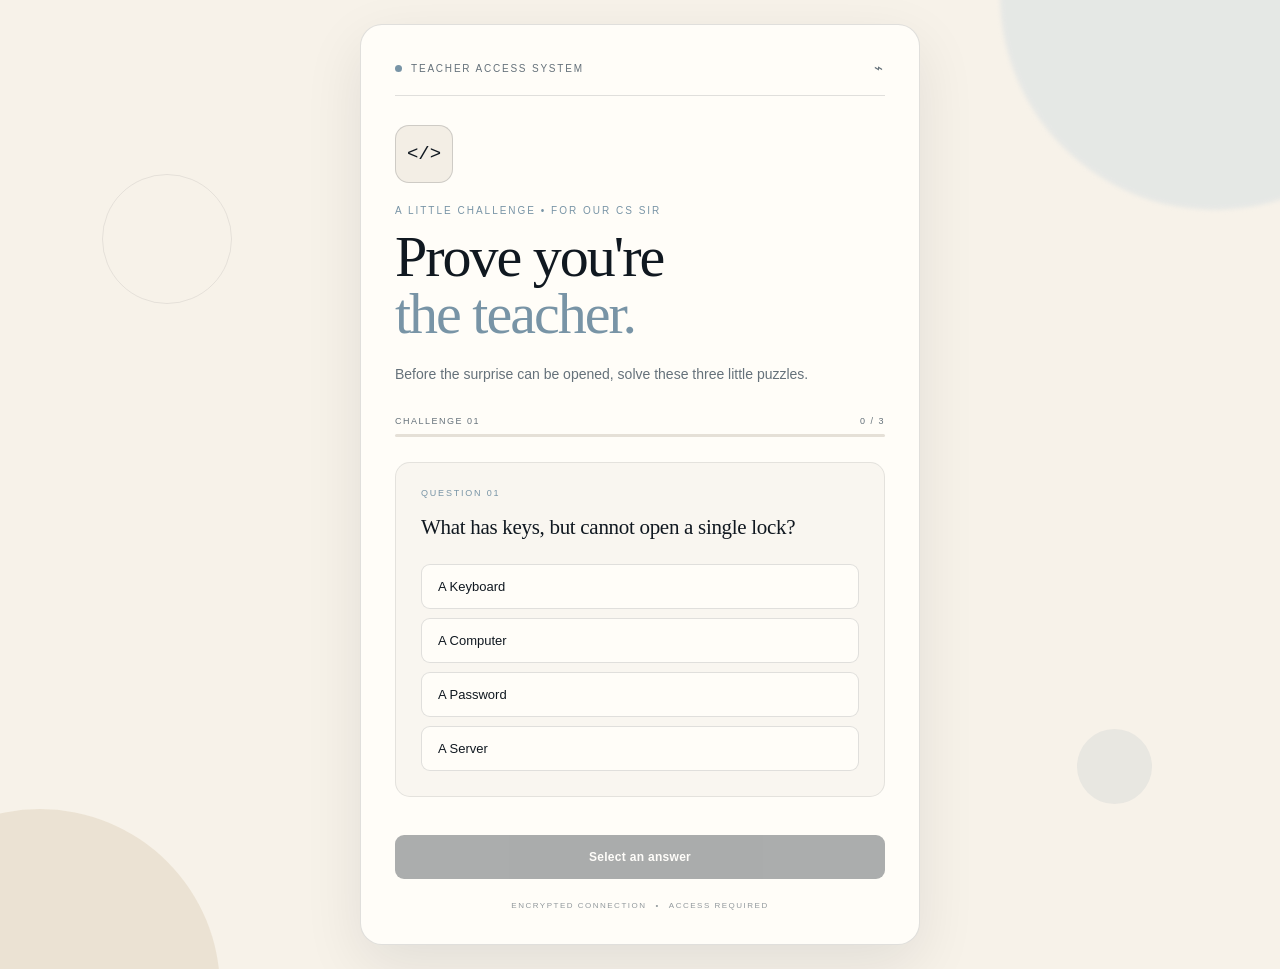
<file: index.html>
<!DOCTYPE html>
<html lang="en">
<head>
<meta charset="UTF-8">
<meta name="viewport" content="width=device-width, initial-scale=1.0">

<title>Teacher's Day — Access Challenge</title>

<link rel="stylesheet" href="puzzle.css">
<link  window.location.href= "surprise.html";>
</head>

<body>

<section class="puzzle-screen">

  <div class="orb orb1"></div>
  <div class="orb orb2"></div>

  <div class="terminal">

    <div class="terminal-top">
      <span class="status-dot"></span>
      <span>TEACHER ACCESS SYSTEM</span>
      <span class="lock">⌁</span>
    </div>

    <div class="icon">&lt;/&gt;</div>

    <div class="kicker">
      A LITTLE CHALLENGE • FOR OUR CS SIR
    </div>

    <h1>
      Prove you're<br>
      <span>the teacher.</span>
    </h1>

    <p class="intro">
      Before the surprise can be opened,
      solve these three little puzzles.
    </p>

    <div class="progress">
      <div class="progress-text">
        <span id="challengeText">CHALLENGE 01</span>
        <span id="scoreText">0 / 3</span>
      </div>

      <div class="progress-line">
        <div id="progressBar"></div>
      </div>
    </div>

    <div class="question-area">

      <div class="question-number" id="questionNumber">
        QUESTION 01
      </div>

      <h2 id="question">
        Loading...
      </h2>

      <div id="options" class="options"></div>

    </div>

    <div id="message" class="message"></div>

    <button id="actionButton"
            class="action-button"
            disabled
            onclick="checkAnswer()">
      Select an answer
    </button>

    <div class="footer">
      <span>ENCRYPTED CONNECTION</span>
      <span>•</span>
      <span>ACCESS REQUIRED</span>
    </div>

  </div>

</section>


<script>

const questions = [

  {
    question:
      "What has keys, but cannot open a single lock?",

    options: [
      "A Keyboard",
      "A Computer",
      "A Password",
      "A Server"
    ],

    answer: "A Keyboard"
  },

  {
    question:
      "A programmer has 3 switches outside a room and 3 bulbs inside. How can they identify every switch?",

    options: [
      "Use the switches randomly",
      "Use heat and light",
      "Turn all switches on",
      "Break the door"
    ],

    answer: "Use heat and light"
  },

  {
    question:
      "What appears once in a minute, twice in a moment, but never in a thousand years?",

    options: [
      "The letter M",
      "The letter T",
      "The number 1",
      "The letter E"
    ],

    answer: "The letter M"
  }

];


let currentQuestion = 0;
let score = 0;
let selectedAnswer = null;


const question =
  document.getElementById("question");

const options =
  document.getElementById("options");

const message =
  document.getElementById("message");

const actionButton =
  document.getElementById("actionButton");

const questionNumber =
  document.getElementById("questionNumber");

const challengeText =
  document.getElementById("challengeText");

const scoreText =
  document.getElementById("scoreText");

const progressBar =
  document.getElementById("progressBar");


function loadQuestion() {

  const q = questions[currentQuestion];

  selectedAnswer = null;

  question.textContent = q.question;

  questionNumber.textContent =
    `QUESTION ${String(currentQuestion + 1).padStart(2, "0")}`;

  challengeText.textContent =
    `CHALLENGE ${String(currentQuestion + 1).padStart(2, "0")}`;

  scoreText.textContent =
    `${score} / ${questions.length}`;

  progressBar.style.width =
    `${(currentQuestion / questions.length) * 100}%`;

  options.innerHTML = "";

  message.textContent = "";

  message.className = "message";

  actionButton.disabled = true;

  actionButton.textContent =
    "Select an answer";


  q.options.forEach(option => {

    const button =
      document.createElement("button");

    button.className = "option";

    button.textContent = option;

    button.onclick = function() {

      document
        .querySelectorAll(".option")
        .forEach(btn =>
          btn.classList.remove("selected")
        );

      button.classList.add("selected");

      selectedAnswer = option;

      actionButton.disabled = false;

      actionButton.textContent =
        "Submit answer";
    };

    options.appendChild(button);

  });

}


function checkAnswer() {

  if (!selectedAnswer) return;

  const correct =
    questions[currentQuestion].answer;


  if (selectedAnswer !== correct) {

    message.textContent =
      "✕ Incorrect. Think like a programmer, Sir.";

    message.className =
      "message wrong";

    document
      .querySelectorAll(".option")
      .forEach(btn => {

        if (btn.textContent === selectedAnswer) {
          btn.classList.add("incorrect");
        }

      });

    actionButton.disabled = true;

    setTimeout(() => {

      message.textContent =
        "Try again.";

      message.className =
        "message";

      document
        .querySelectorAll(".option")
        .forEach(btn =>
          btn.classList.remove("incorrect")
        );

      actionButton.disabled = false;

    }, 1200);

    return;
  }


  score++;

  message.textContent =
    "✓ Correct. Access level increased.";

  message.className =
    "message correct";


  document
    .querySelectorAll(".option")
    .forEach(btn => {

      btn.disabled = true;

      if (btn.textContent === correct) {
        btn.classList.add("correct");
      }

    });


  scoreText.textContent =
    `${score} / ${questions.length}`;


  if (currentQuestion < questions.length - 1) {

    actionButton.textContent =
      "Next challenge";

    actionButton.disabled = false;

    actionButton.onclick =
      function() {

        currentQuestion++;

        actionButton.onclick =
          checkAnswer;

        loadQuestion();

      };

  } else {

    unlockCard();

  }

}


function unlockCard() {

  progressBar.style.width = "100%";

  actionButton.textContent =
    "ACCESS GRANTED ✓";

  actionButton.disabled = true;

  message.textContent =
    "✓ All challenges solved. Welcome, Sir.";

  message.className =
    "message correct";


  document
    .querySelector(".terminal")
    .classList.add("unlocked");


  setTimeout(() => {

    /*
     * CHANGE index.html TO THE FILE NAME
     * OF YOUR EXISTING GREETING CARD.
     */

    window.location.href = "surprise.html";

  }, 1800);

}


loadQuestion();

</script>

</body>
</html>
</file>
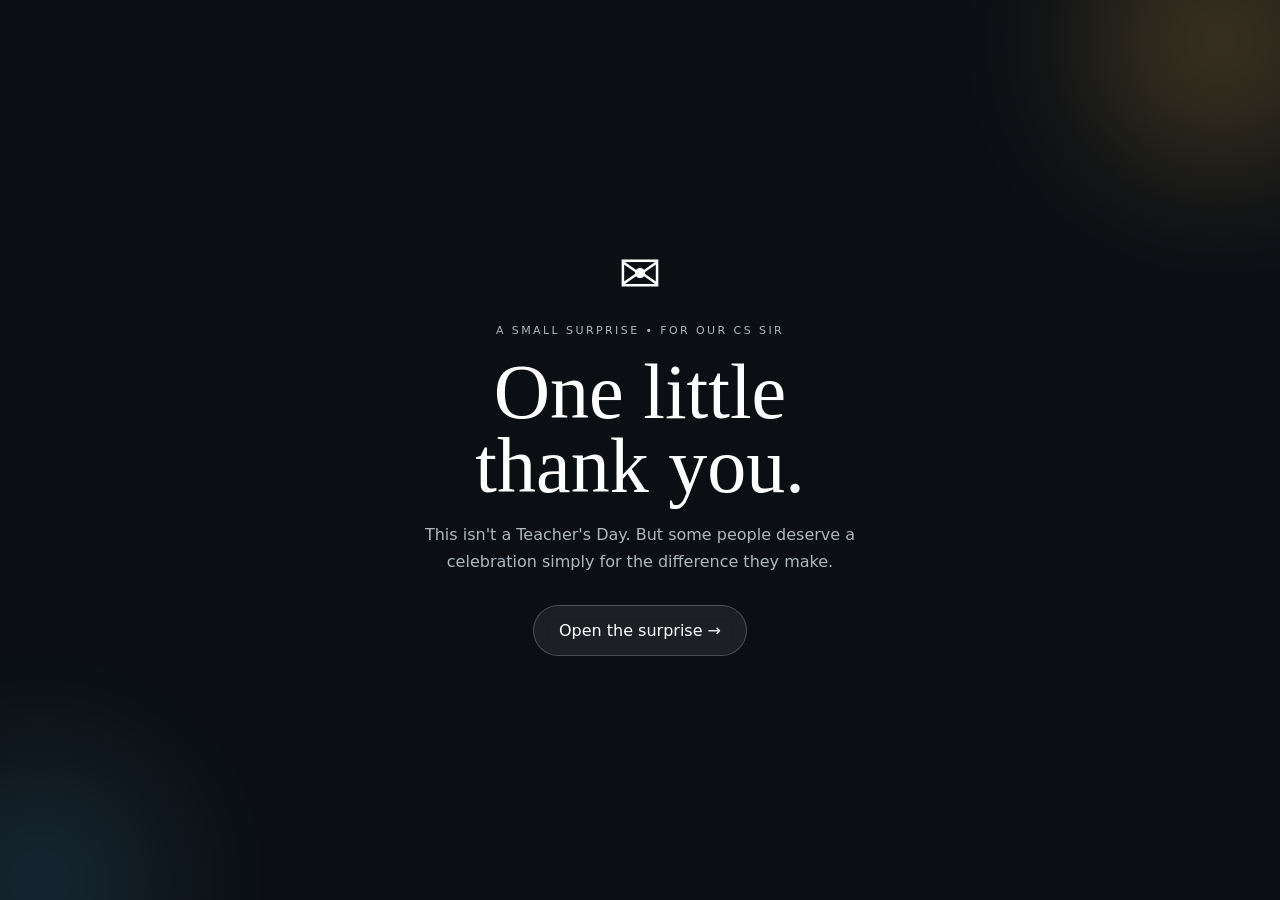
<file: surprise.html>
<!DOCTYPE html>
<html lang="en">
<head>
<meta charset="UTF-8">
<meta name="viewport" content="width=device-width, initial-scale=1.0, viewport-fit=cover">
<meta name="theme-color" content="#101820">
<meta name="mobile-web-app-capable" content="yes">
<meta name="apple-mobile-web-app-capable" content="yes">
<meta name="apple-mobile-web-app-status-bar-style" content="black-translucent">
<meta name="apple-mobile-web-app-title" content="Teacher's Day Card">
<title>For Sir — Happy Teacher's Day</title>
<link rel="stylesheet" href="styles.css">
</head>
<body>

<section id="opening" class="screen">
  <div class="bg-orb o1"></div><div class="bg-orb o2"></div>
  <div class="opening">
    <span class="envelope">✉</span>
    <div class="kicker">A small surprise • for our CS Sir</div>
    <h1>One little<br>thank you.</h1>
    <p>This isn't a Teacher's Day. But some people deserve a celebration simply for the difference they make.</p>
    <button class="reveal-btn" onclick="openCard()">Open the surprise →</button>
  </div>
</section>

<main id="card" class="hidden">
<div class="card-wrap">
  <div class="topbar">
    <span><i class="dot"></i>Teacher's Day 2026</span>
    <button class="fullscreen-btn" id="fullscreenBtn" onclick="toggleFullscreen()" aria-label="Open card in full screen">⛶ Full Screen</button>
  </div>

  <section class="hero">
    <div class="hero-copy">
      <div class="small">For an extraordinary teacher</div>
      <h2>Happy<br><span>Teacher's Day.</span></h2>
      <p>
        Sir, behind every lesson is patience, behind every correction is care,
        and behind every student who keeps going is often a teacher who once said,
        <em>“You can do better.”</em>
      </p>
    </div>
    <div class="photo-frame">
      <img src="images/sir-1.jpg" alt="Sir">
      <div class="photo-label">Our CS Teacher</div>
    </div>
  </section>

  <div class="divider"></div>

  <section class="message">
    <div class="title">A message<br>from your students.</div>
    <div class="body">
      Thank you for making <strong>Computer Science</strong> feel less like a subject
      and more like a way of thinking. Thank you for the explanations, the patience,
      the little jokes, and even the moments when the code refused to cooperate.
      <br><br>
      You didn't just teach us how to write programs — you taught us how to
      <strong>think, debug, learn, and try again.</strong>
      <div class="signature">With respect &amp; gratitude,<br>Your students</div>
    </div>
  </section>

  <section class="tech">
    <div class="tech-grid">
      <div>
        <h3>If teachers were code…</h3>
        <p>We'd probably call you the function that never stops returning something valuable.</p>
      </div>
      <pre class="code"><span class="cm">// teacher.js</span>
<span class="kw">const</span> teacher = {
  patience: <span class="str">"infinite"</span>,
  knowledge: <span class="str">"always growing"</span>,
  guidance: <span class="str">"priceless"</span>,
  impact: <span class="str">"forever"</span>
};

<span class="kw">return</span> <span class="str">"Thank you, Sir."</span>;</pre>
    </div>
  </section>

  <section class="gallery">
    <div class="gallery-head">
      <h3>Moments worth remembering.</h3>
      <div class="gallery-note">Sir, Unfiltered</div>
    </div>
    <div class="photos">
      <img src="images/sir-5.jpg" alt="Sir — photo 1">
      <img class="second" src="images/sir-2.jpg" alt="Sir — photo 2">
      <img class="third" src="images/sir-3.jpg" alt="Sir — photo 3">
      <img class="fourth" src="images/sir-4.jpg" alt="Sir — photo 4">
    </div>
  </section>

  <section class="final">
    <div class="spark">✦</div>
    <h3>Thank you for<br>being our teacher.</h3>
    <p>May every student you guide remind you of the impact you've made.</p>
    <div class="foot"><span>Happy Teacher's Day</span><span>•</span><span>With gratitude</span></div>
  </section>
</div>
</main>

<script>
function openCard(){
  document.getElementById('opening').classList.add('hidden');
  document.getElementById('card').classList.remove('hidden');
  document.body.style.background = '#f7f2e9';
  burst();
  window.scrollTo({top:0,behavior:'instant'});
}

async function toggleFullscreen(){
  const button = document.getElementById('fullscreenBtn');
  try {
    if (!document.fullscreenElement) {
      await document.documentElement.requestFullscreen();
      button.textContent = '⛶ Exit Full Screen';
    } else {
      await document.exitFullscreen();
      button.textContent = '⛶ Full Screen';
    }
  } catch (err) {
    console.log('Fullscreen unavailable:', err);
  }
}

document.addEventListener('fullscreenchange', () => {
  const button = document.getElementById('fullscreenBtn');
  if (button) button.textContent = document.fullscreenElement ? '⛶ Exit Full Screen' : '⛶ Full Screen';
});

function burst(){
  const symbols=['✦','•','◆','✧','+'];
  for(let i=0;i<75;i++){
    const e=document.createElement('span');
    e.className='confetti';
    e.textContent=symbols[Math.floor(Math.random()*symbols.length)];
    e.style.left=Math.random()*100+'vw';
    e.style.fontSize=(8+Math.random()*12)+'px';
    e.style.animationDuration=(2.4+Math.random()*3)+'s';
    e.style.animationDelay=(Math.random()*1.2)+'s';
    document.body.appendChild(e);
    setTimeout(()=>e.remove(),6000);
  }
}
</script>
</body>
</html>
</file>
<file: puzzle.css>
* {
  margin: 0;
  padding: 0;
  box-sizing: border-box;
}

:root {
  --cream: #f7f2e9;
  --paper: #fffdf8;
  --ink: #101820;
  --muted: #65717a;
  --blue: #7894a6;
  --line: rgba(16, 24, 32, 0.13);
  --gold: #c7a76c;
  --wrong: #a85d5d;
  --correct: #587866;
}

html,
body {
  min-height: 100%;
}

body {
  background: var(--cream);
  color: var(--ink);
  font-family: Arial, Helvetica, sans-serif;
}


/* =========================
   SCREEN
========================= */

.puzzle-screen {
  min-height: 100vh;
  min-height: 100svh;

  display: flex;
  align-items: center;
  justify-content: center;

  position: relative;
  overflow: hidden;

  padding: 24px;
}


/* Soft editorial background */

.puzzle-screen::before {
  content: "";

  position: absolute;
  width: 430px;
  height: 430px;

  top: -220px;
  right: -150px;

  border-radius: 50%;

  background: #d8e0e3;

  opacity: 0.55;

  filter: blur(2px);
}


.puzzle-screen::after {
  content: "";

  position: absolute;
  width: 360px;
  height: 360px;

  bottom: -200px;
  left: -140px;

  border-radius: 50%;

  background: #e4d9c5;

  opacity: 0.6;
}


/* Existing-style decorative orbs */

.orb {
  position: absolute;

  border-radius: 50%;

  pointer-events: none;

  z-index: 0;
}

.orb1 {
  width: 130px;
  height: 130px;

  top: 18%;
  left: 8%;

  border: 1px solid rgba(16, 24, 32, 0.08);
}

.orb2 {
  width: 75px;
  height: 75px;

  bottom: 17%;
  right: 10%;

  background: rgba(120, 148, 166, 0.12);
}


/* =========================
   MAIN PUZZLE CARD
========================= */

.terminal {

  position: relative;
  z-index: 2;

  width: min(560px, 100%);

  background: var(--paper);

  border: 1px solid var(--line);

  border-radius: 22px;

  padding: 34px;

  box-shadow:
    0 20px 60px rgba(16, 24, 32, 0.09);

  transition:
    transform 0.9s ease,
    opacity 0.9s ease,
    box-shadow 0.9s ease;
}


.terminal.unlocked {

  transform: scale(1.04);

  opacity: 0;

  box-shadow:
    0 30px 100px rgba(16, 24, 32, 0.18);
}


/* =========================
   TOP BAR
========================= */

.terminal-top {

  display: flex;

  align-items: center;

  padding-bottom: 18px;

  border-bottom: 1px solid var(--line);

  color: var(--muted);

  font-size: 10px;

  letter-spacing: 1.8px;

  text-transform: uppercase;
}


.status-dot {

  width: 7px;
  height: 7px;

  margin-right: 9px;

  border-radius: 50%;

  background: var(--blue);
}


.lock {

  margin-left: auto;

  color: var(--muted);

  font-size: 15px;
}


/* =========================
   INTRO
========================= */

.icon {

  width: 58px;
  height: 58px;

  margin: 29px 0 22px;

  display: flex;

  align-items: center;
  justify-content: center;

  border: 1px solid rgba(16, 24, 32, 0.16);

  border-radius: 14px;

  background: #f3eee5;

  color: var(--ink);

  font-family: "Courier New", monospace;

  font-size: 19px;
}


.kicker {

  color: var(--blue);

  font-size: 10px;

  letter-spacing: 2px;

  text-transform: uppercase;

  margin-bottom: 13px;
}


h1 {

  font-family: Georgia, "Times New Roman", serif;

  font-weight: 400;

  font-size: clamp(38px, 8vw, 58px);

  line-height: 0.98;

  letter-spacing: -2px;

  margin-bottom: 20px;
}


h1 span {

  color: var(--blue);
}


.intro {

  max-width: 440px;

  color: var(--muted);

  font-size: 14px;

  line-height: 1.7;

  margin-bottom: 30px;
}


/* =========================
   PROGRESS
========================= */

.progress {

  margin-bottom: 25px;
}


.progress-text {

  display: flex;

  justify-content: space-between;

  margin-bottom: 8px;

  color: var(--muted);

  font-size: 9px;

  letter-spacing: 1.5px;
}


.progress-line {

  height: 3px;

  width: 100%;

  background: #e5e0d7;

  border-radius: 10px;

  overflow: hidden;
}


#progressBar {

  height: 100%;

  width: 0%;

  background: var(--blue);

  transition: width 0.5s ease;
}


/* =========================
   QUESTION
========================= */

.question-area {

  padding: 25px;

  background: #f9f6f0;

  border: 1px solid rgba(16, 24, 32, 0.09);

  border-radius: 15px;
}


.question-number {

  color: var(--blue);

  font-size: 9px;

  letter-spacing: 1.8px;

  margin-bottom: 14px;
}


h2 {

  font-family: Georgia, "Times New Roman", serif;

  font-weight: 400;

  font-size: 21px;

  line-height: 1.45;

  letter-spacing: -0.3px;

  margin-bottom: 21px;
}


/* =========================
   ANSWERS
========================= */

.options {

  display: grid;

  gap: 9px;
}


.option {

  width: 100%;

  padding: 14px 16px;

  border: 1px solid rgba(16, 24, 32, 0.13);

  border-radius: 9px;

  background: #fffdf8;

  color: var(--ink);

  font-family: Arial, Helvetica, sans-serif;

  font-size: 13px;

  text-align: left;

  cursor: pointer;

  transition:
    transform 0.2s ease,
    background 0.2s ease,
    border-color 0.2s ease;
}


.option:hover {

  transform: translateX(3px);

  border-color: var(--blue);

  background: #f4f1ea;
}


.option.selected {

  border-color: var(--blue);

  background: #eef2f3;

  color: var(--ink);
}


.option.correct {

  border-color: var(--correct);

  background: #edf3ef;

  color: var(--correct);
}


.option.incorrect {

  border-color: var(--wrong);

  background: #f7eeee;

  color: var(--wrong);
}


/* =========================
   MESSAGE
========================= */

.message {

  min-height: 24px;

  margin-top: 14px;

  text-align: center;

  font-size: 11px;

  letter-spacing: 0.2px;
}


.message.correct {

  color: var(--correct);
}


.message.wrong {

  color: var(--wrong);
}


/* =========================
   BUTTON
========================= */

.action-button {

  width: 100%;

  padding: 15px;

  border: none;

  border-radius: 9px;

  background: var(--ink);

  color: #ffffff;

  font-family: Arial, Helvetica, sans-serif;

  font-size: 12px;

  font-weight: 600;

  letter-spacing: 0.3px;

  cursor: pointer;

  transition:
    transform 0.2s ease,
    background 0.2s ease;
}


.action-button:hover:not(:disabled) {

  transform: translateY(-2px);

  background: #26333c;
}


.action-button:disabled {

  opacity: 0.35;

  cursor: not-allowed;

  transform: none;
}


/* =========================
   FOOTER
========================= */

.footer {

  display: flex;

  justify-content: center;

  gap: 9px;

  margin-top: 22px;

  color: #92999d;

  font-size: 8px;

  letter-spacing: 1.5px;

  text-transform: uppercase;
}


/* =========================
   MOBILE
========================= */

@media (max-width: 600px) {

  .puzzle-screen {

    padding: 14px;
  }


  .terminal {

    padding: 25px 18px;

    border-radius: 18px;
  }


  .terminal-top {

    font-size: 8px;

    letter-spacing: 1.2px;
  }


  .icon {

    width: 52px;
    height: 52px;

    margin-top: 24px;
  }


  .kicker {

    font-size: 8px;

    letter-spacing: 1.5px;
  }


  h1 {

    font-size: 39px;

    letter-spacing: -1.5px;
  }


  .intro {

    font-size: 13px;

    line-height: 1.6;
  }


  .question-area {

    padding: 19px 15px;
  }


  h2 {

    font-size: 18px;
  }


  .option {

    padding: 14px;

    font-size: 12px;
  }


  .footer {

    font-size: 7px;

    letter-spacing: 1px;
  }

}
</file>
<file: styles.css>
:root{
  --bg:#0b0f14; --paper:#f7f2e9; --ink:#18212b; --muted:#7c858d;
  --accent:#e9b44c; --white:#fff;
}
*{box-sizing:border-box}
html{margin:0;min-height:100%;scroll-behavior:smooth}
body{margin:0;min-height:100%;font-family:Inter,ui-sans-serif,system-ui,-apple-system,Segoe UI,sans-serif;background:var(--bg);color:#fff;overflow-x:hidden}
button{font:inherit}
.screen{min-height:100svh;display:flex;align-items:center;justify-content:center;padding:28px;position:relative;overflow:hidden}
.hidden{display:none!important}

.bg-orb{position:absolute;border-radius:50%;filter:blur(70px);opacity:.22;pointer-events:none}
.o1{width:260px;height:260px;background:#e9b44c;top:-90px;right:-70px;animation:float 7s ease-in-out infinite}
.o2{width:240px;height:240px;background:#4385a8;bottom:-100px;left:-80px;animation:float 9s ease-in-out infinite reverse}
@keyframes float{50%{transform:translate(30px,25px)}}

.opening{text-align:center;z-index:2;max-width:620px;width:100%}
.kicker{letter-spacing:.22em;text-transform:uppercase;font-size:11px;color:#aeb7bf;margin-bottom:18px}
.opening h1{font-family:Georgia,serif;font-size:clamp(42px,8vw,78px);line-height:.95;margin:0 0 18px;font-weight:500}
.opening p{color:#aeb7bf;max-width:520px;margin:0 auto 30px;line-height:1.7}
.reveal-btn{border:1px solid rgba(255,255,255,.22);background:rgba(255,255,255,.07);color:#fff;padding:15px 25px;border-radius:999px;cursor:pointer;transition:.3s;backdrop-filter:blur(10px);-webkit-tap-highlight-color:transparent}
.reveal-btn:hover{transform:translateY(-3px);background:rgba(255,255,255,.13)}
.envelope{font-size:52px;display:block;margin-bottom:20px;animation:bob 2.2s ease-in-out infinite}
@keyframes bob{50%{transform:translateY(-8px) rotate(-2deg)}}

#card{background:var(--paper);color:var(--ink);display:block;min-height:100svh;padding:0}
.card-wrap{width:min(1120px,100%);margin:auto;padding:38px 24px 70px}
.topbar{display:flex;justify-content:space-between;align-items:center;gap:16px;color:#69727a;font-size:12px;letter-spacing:.08em;text-transform:uppercase}
.topbar .dot{width:7px;height:7px;background:var(--accent);border-radius:50%;display:inline-block;margin-right:8px}
.fullscreen-btn{border:1px solid #d8cfbf;background:rgba(255,255,255,.55);color:#59636b;border-radius:999px;padding:8px 12px;font-size:11px;letter-spacing:.05em;cursor:pointer;white-space:nowrap;-webkit-tap-highlight-color:transparent}
.fullscreen-btn:active{transform:scale(.97)}
.hero{display:grid;grid-template-columns:1.05fr .95fr;gap:48px;align-items:center;padding:55px 0 45px}
.hero-copy .small{font-size:13px;letter-spacing:.18em;text-transform:uppercase;color:#9a7a37}
.hero h2{font-family:Georgia,serif;font-weight:500;font-size:clamp(48px,7vw,88px);line-height:.9;margin:16px 0 22px}
.hero h2 span{display:block;color:#b4862d}
.hero p{font-size:17px;line-height:1.75;color:#59636b;max-width:560px}
.photo-frame{position:relative;aspect-ratio:4/5;max-width:440px;margin:auto;width:100%}
.photo-frame:before{content:"";position:absolute;inset:16px -12px -12px 16px;border:1px solid #d1c4a7}
.photo-frame img{width:100%;height:100%;object-fit:cover;position:relative;z-index:1;box-shadow:0 25px 60px rgba(30,30,20,.18)}
.photo-label{position:absolute;z-index:2;bottom:18px;left:-14px;background:#fff;padding:10px 15px;font-size:11px;letter-spacing:.14em;text-transform:uppercase;box-shadow:0 8px 22px rgba(0,0,0,.12)}
.divider{height:1px;background:#ded6c9;margin:20px 0}
.message{padding:55px 0;display:grid;grid-template-columns:.6fr 1.4fr;gap:55px}
.message .title{font-family:Georgia,serif;font-size:32px}
.message .body{font-family:Georgia,serif;font-size:clamp(21px,2.5vw,30px);line-height:1.55;color:#303940}
.message .body strong{color:#a27425;font-weight:500}
.signature{margin-top:28px;font-family:Georgia,serif;font-size:22px}
.tech{background:#111820;color:#eef1f2;padding:45px;border-radius:24px;position:relative;overflow:hidden}
.tech:after{content:"</>";position:absolute;right:28px;bottom:-28px;font:900 150px/1 monospace;color:rgba(255,255,255,.035)}
.tech-grid{display:grid;grid-template-columns:1fr 1fr;gap:35px;align-items:center}
.code{font:14px/1.8 ui-monospace,SFMono-Regular,Menlo,monospace;color:#d6dbe0;white-space:pre-wrap;overflow-wrap:anywhere}
.code .kw{color:#e9b44c}.code .str{color:#9bcf9f}.code .cm{color:#77838d}
.tech h3{font-family:Georgia,serif;font-size:34px;font-weight:500;margin:0 0 12px}
.tech p{color:#aeb8bf;line-height:1.7}
.gallery{padding:60px 0 30px}
.gallery-head{display:flex;justify-content:space-between;align-items:end;margin-bottom:22px}
.gallery h3{font:500 38px Georgia,serif;margin:0}
.gallery-note{font-size:12px;color:#8a8f93}
.photos{display:grid;grid-template-columns:1.2fr .8fr;gap:18px;box-shadow:0 8px 25px rgba(0,0,0,.25)}
.photos img{width:100%;height:500px;object-fit:cover;border:20px solid white}
.photos img.second,.photos img.third,.photos img.fourth{height:100%;object-fit:cover}
.final{text-align:center;padding:75px 10px 30px}
.final .spark{font-size:28px}
.final h3{font:500 clamp(42px,7vw,72px)/.95 Georgia,serif;margin:18px 0}
.final p{color:#687178;line-height:1.7}
.foot{display:flex;justify-content:center;gap:18px;color:#999;font-size:11px;letter-spacing:.1em;text-transform:uppercase;margin-top:55px}
.confetti{position:fixed;top:-20px;width:8px;height:12px;z-index:99;pointer-events:none;animation:fall linear forwards}
@keyframes fall{to{transform:translateY(110vh) rotate(720deg);opacity:0}}

@media(max-width:760px){
  .screen{padding:20px 16px}
  .opening h1{font-size:clamp(42px,15vw,64px)}
  .opening p{font-size:14px;line-height:1.65}
  .reveal-btn{width:100%;max-width:310px;padding:14px 20px}
  .card-wrap{padding:18px 16px 45px}
  .topbar{font-size:9px;letter-spacing:.06em}
  .fullscreen-btn{font-size:10px;padding:7px 10px;letter-spacing:0}
  .hero{grid-template-columns:1fr;gap:35px;padding:42px 0 38px}
  .hero-copy{text-align:center}
  .hero-copy .small{font-size:10px;letter-spacing:.13em}
  .hero h2{font-size:clamp(48px,15vw,68px);margin:14px 0 20px}
  .hero p{font-size:15px;line-height:1.7;margin-left:auto;margin-right:auto}
  .photo-frame{width:min(88vw,390px)}
  .photo-label{left:-7px;bottom:12px;padding:9px 12px;font-size:9px}
  .message{grid-template-columns:1fr;gap:18px;padding:40px 0}
  .message .title{font-size:28px}
  .message .body{font-size:20px;line-height:1.55}
  .signature{font-size:18px}
  .tech{padding:28px 20px;border-radius:18px}
  .tech-grid{grid-template-columns:1fr;gap:24px}
  .tech h3{font-size:29px}
  .code{font-size:11px;line-height:1.65}
  .gallery{padding:45px 0 20px}
  .gallery h3{font-size:30px;line-height:1.1}
  .photos{grid-template-columns:1fr;gap:14px}
  .photos img,.photos img.second,.photos img.third,.photos img.fourth{height:auto;max-height:none;border-width:12px}
  .final{padding:60px 5px 20px}
  .foot{gap:10px;flex-wrap:wrap;margin-top:40px}
}

@media(max-width:380px){
  .card-wrap{padding-left:12px;padding-right:12px}
  .topbar{font-size:8px}
  .fullscreen-btn{font-size:9px;padding:6px 8px}
  .hero h2{font-size:48px}
  .tech{padding:24px 16px}
}

@media(display-mode: fullscreen){
  .card-wrap{padding-top:max(24px, env(safe-area-inset-top))}
}
</file>
